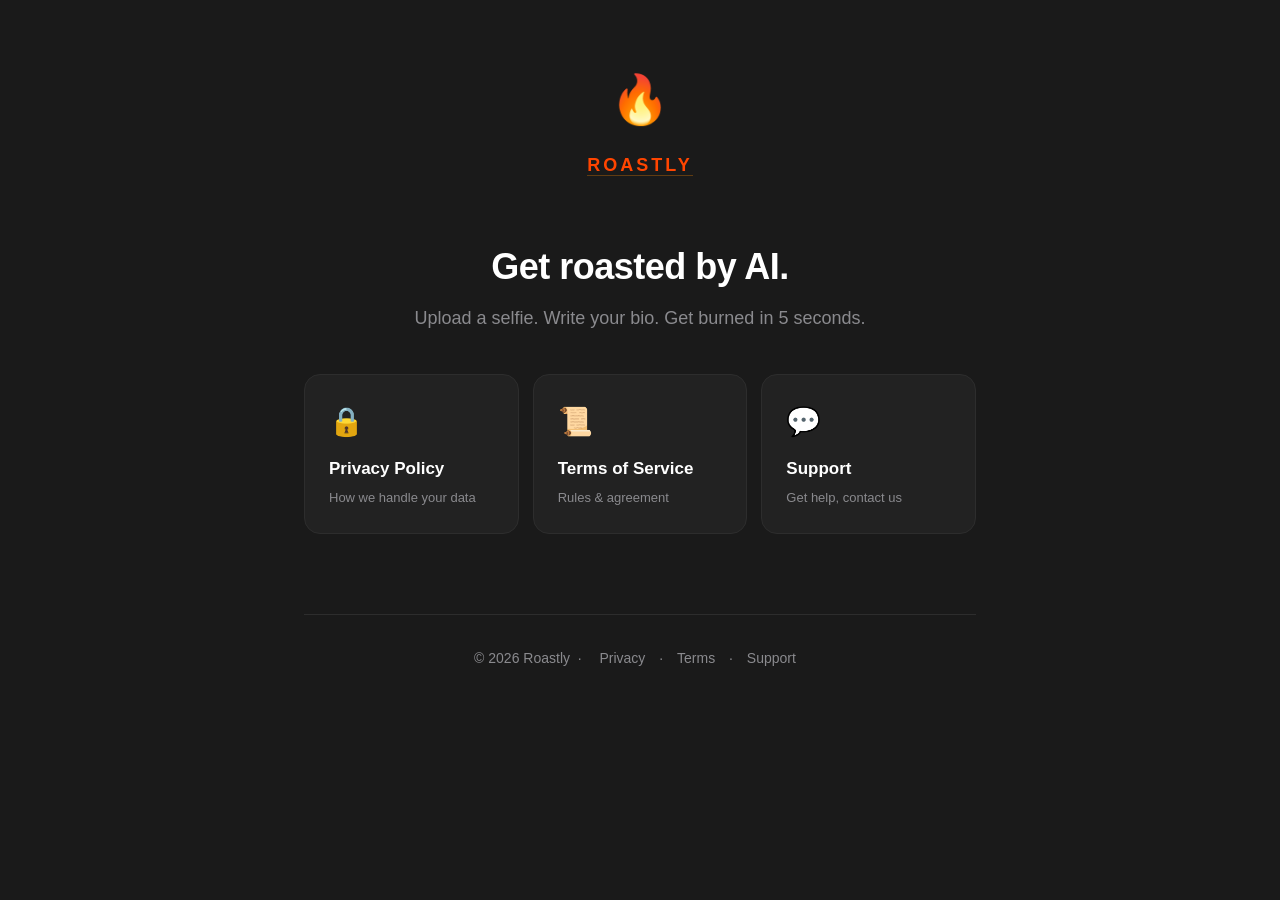
<file: index.html>
<!DOCTYPE html>
<html lang="en">
<head>
  <meta charset="UTF-8">
  <meta name="viewport" content="width=device-width, initial-scale=1.0">
  <title>Roastly</title>
  <link rel="stylesheet" href="_style.css">
</head>
<body>
  <div class="container">
    <header>
      <div class="logo">🔥</div>
      <a href="/" class="brand"><span class="accent">ROASTLY</span></a>
    </header>

    <h1 style="text-align:center;">Get roasted by AI.</h1>
    <p style="text-align:center; color: var(--text-secondary); font-size: 18px; margin-bottom: 16px;">
      Upload a selfie. Write your bio. Get burned in 5 seconds.
    </p>

    <div class="home-grid">
      <a href="privacy.html" class="card">
        <div class="icon">🔒</div>
        <div class="title">Privacy Policy</div>
        <div class="sub">How we handle your data</div>
      </a>
      <a href="terms.html" class="card">
        <div class="icon">📜</div>
        <div class="title">Terms of Service</div>
        <div class="sub">Rules &amp; agreement</div>
      </a>
      <a href="support.html" class="card">
        <div class="icon">💬</div>
        <div class="title">Support</div>
        <div class="sub">Get help, contact us</div>
      </a>
    </div>

    <footer>
      © 2026 Roastly &nbsp;·&nbsp;
      <a href="privacy.html">Privacy</a> ·
      <a href="terms.html">Terms</a> ·
      <a href="support.html">Support</a>
    </footer>
  </div>
</body>
</html>
</file>
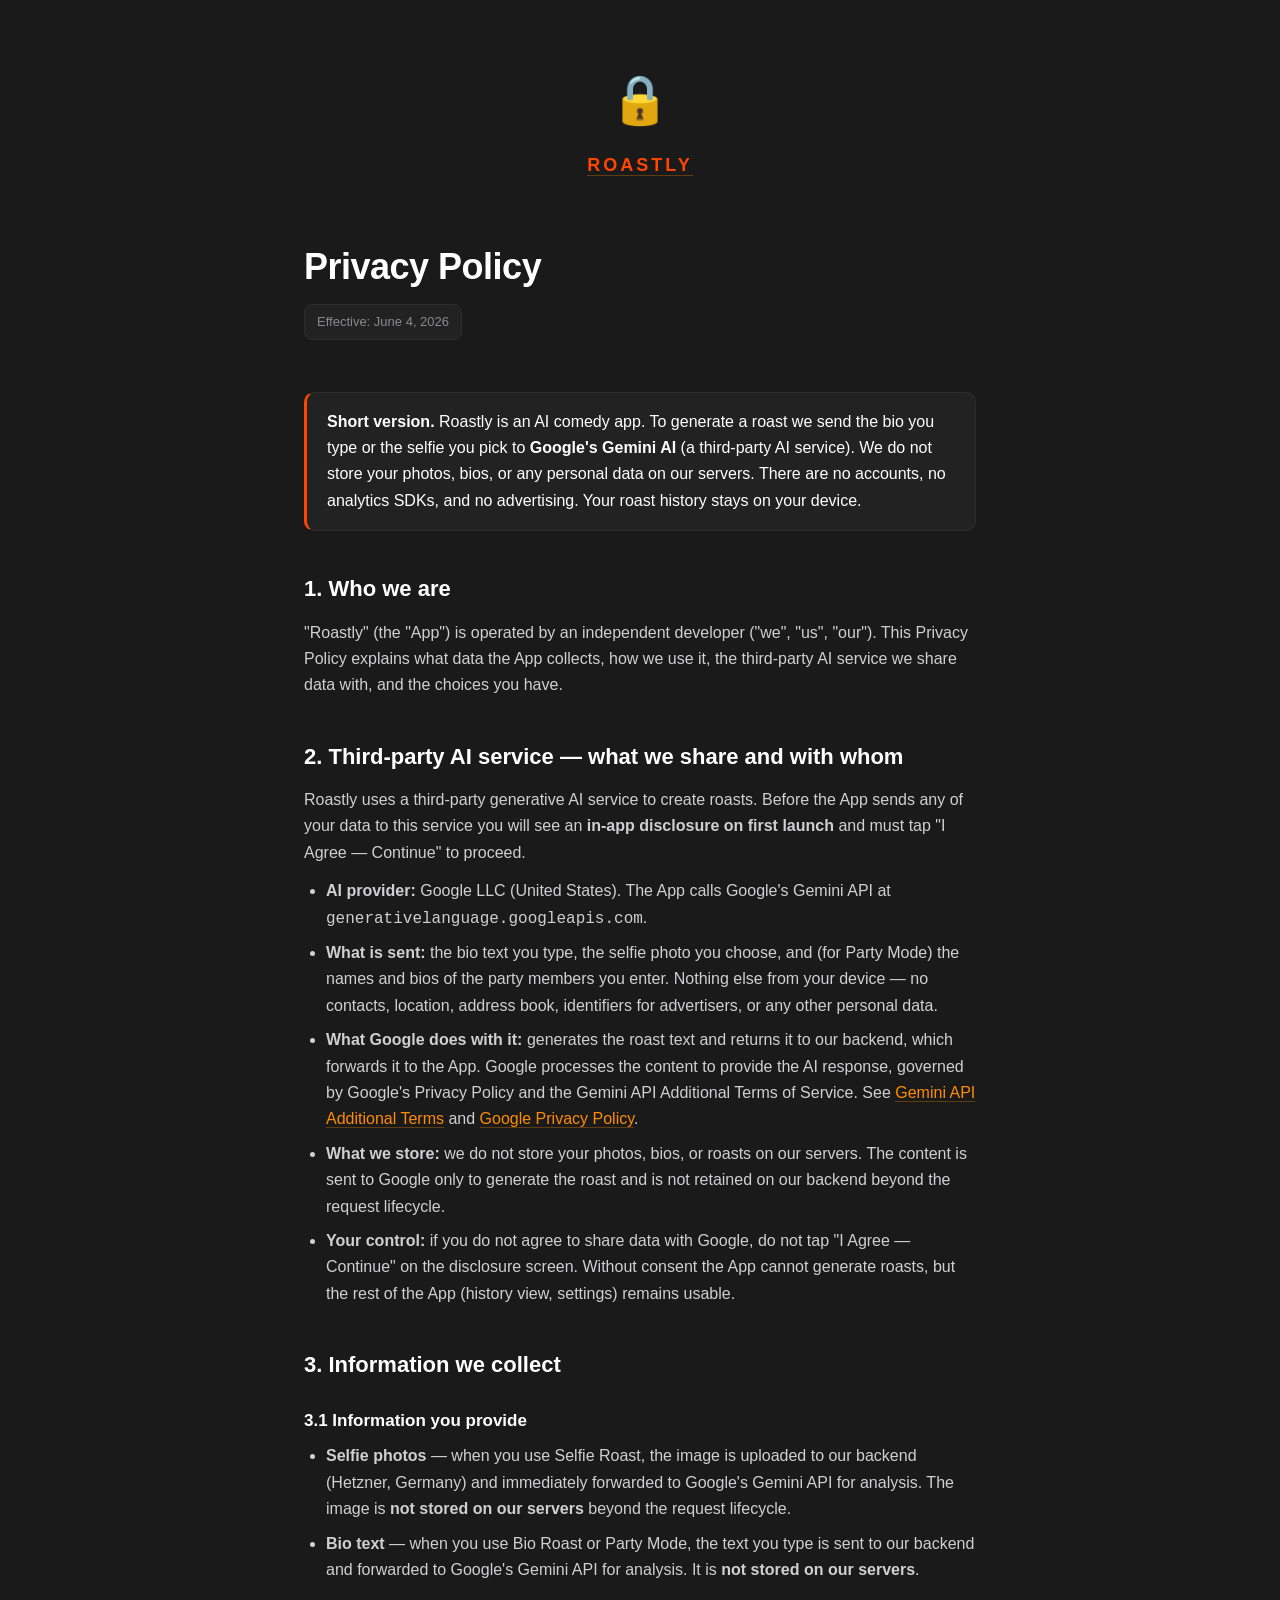
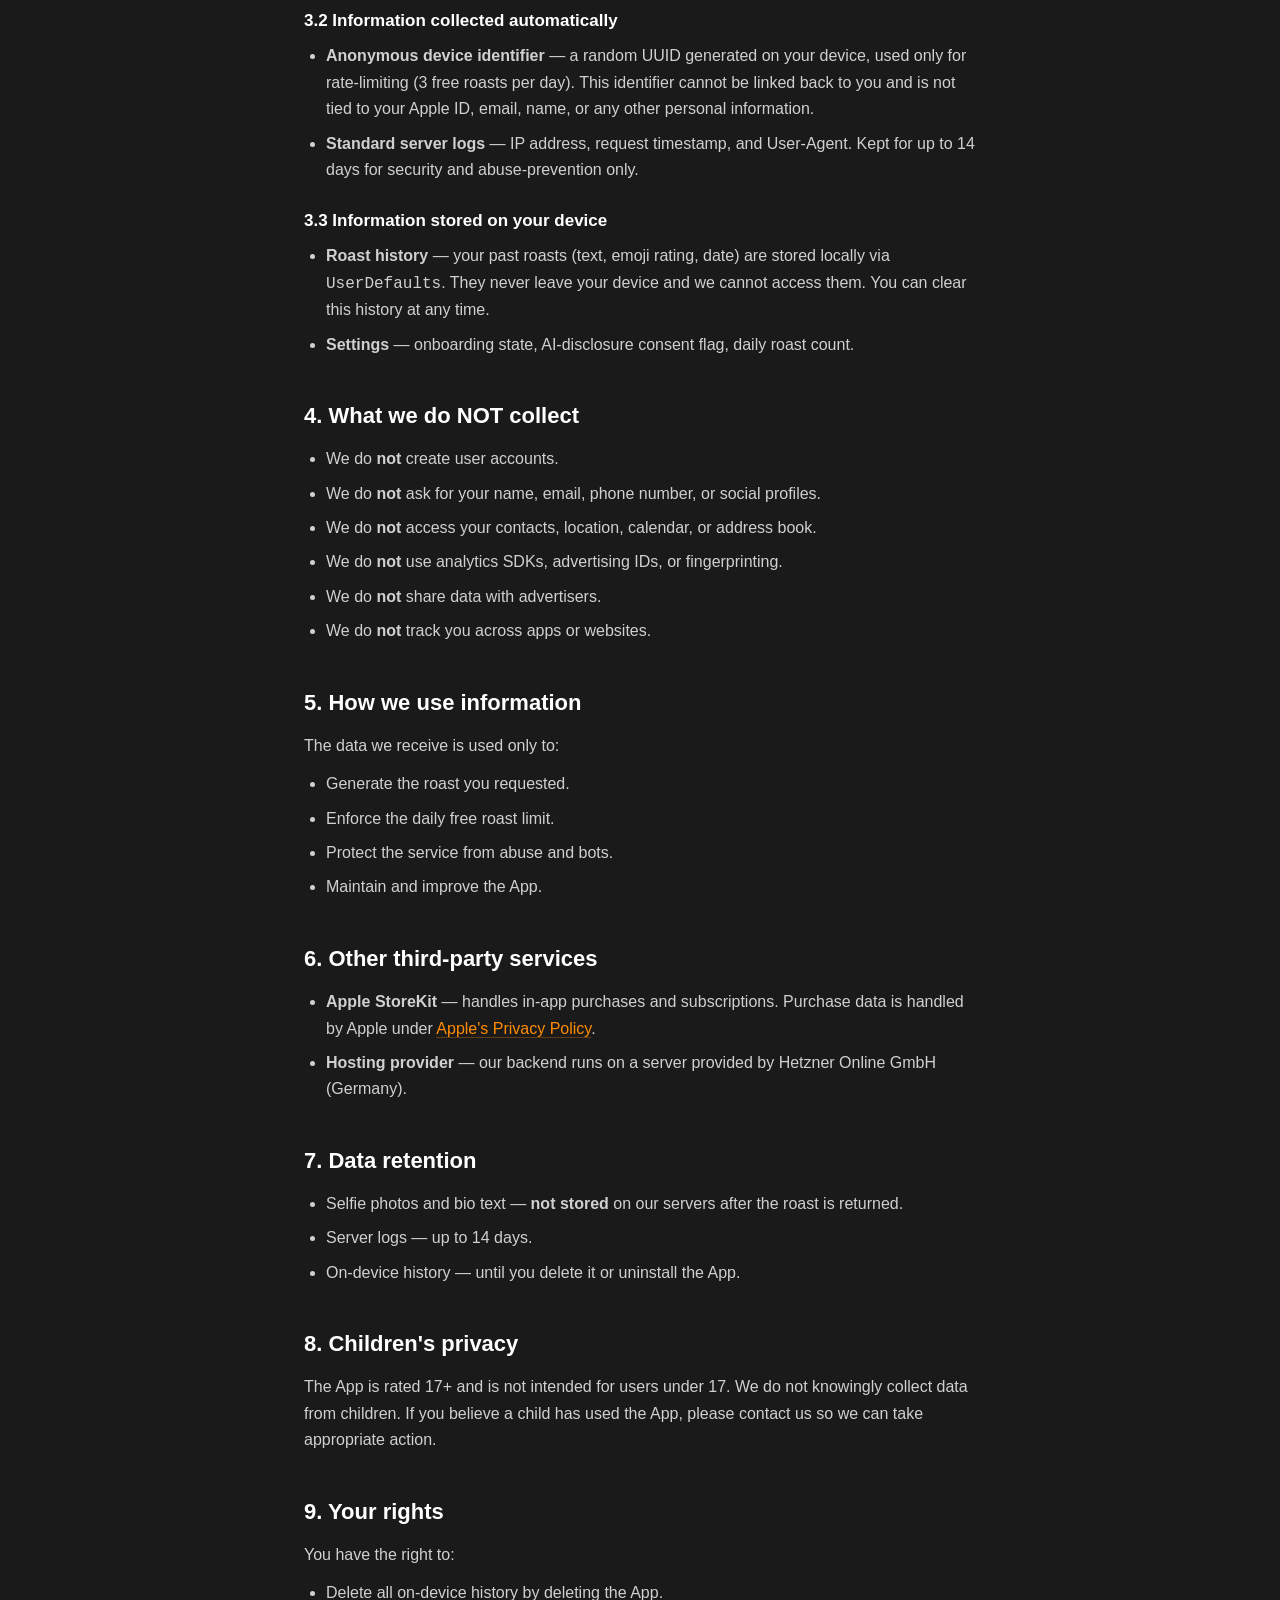
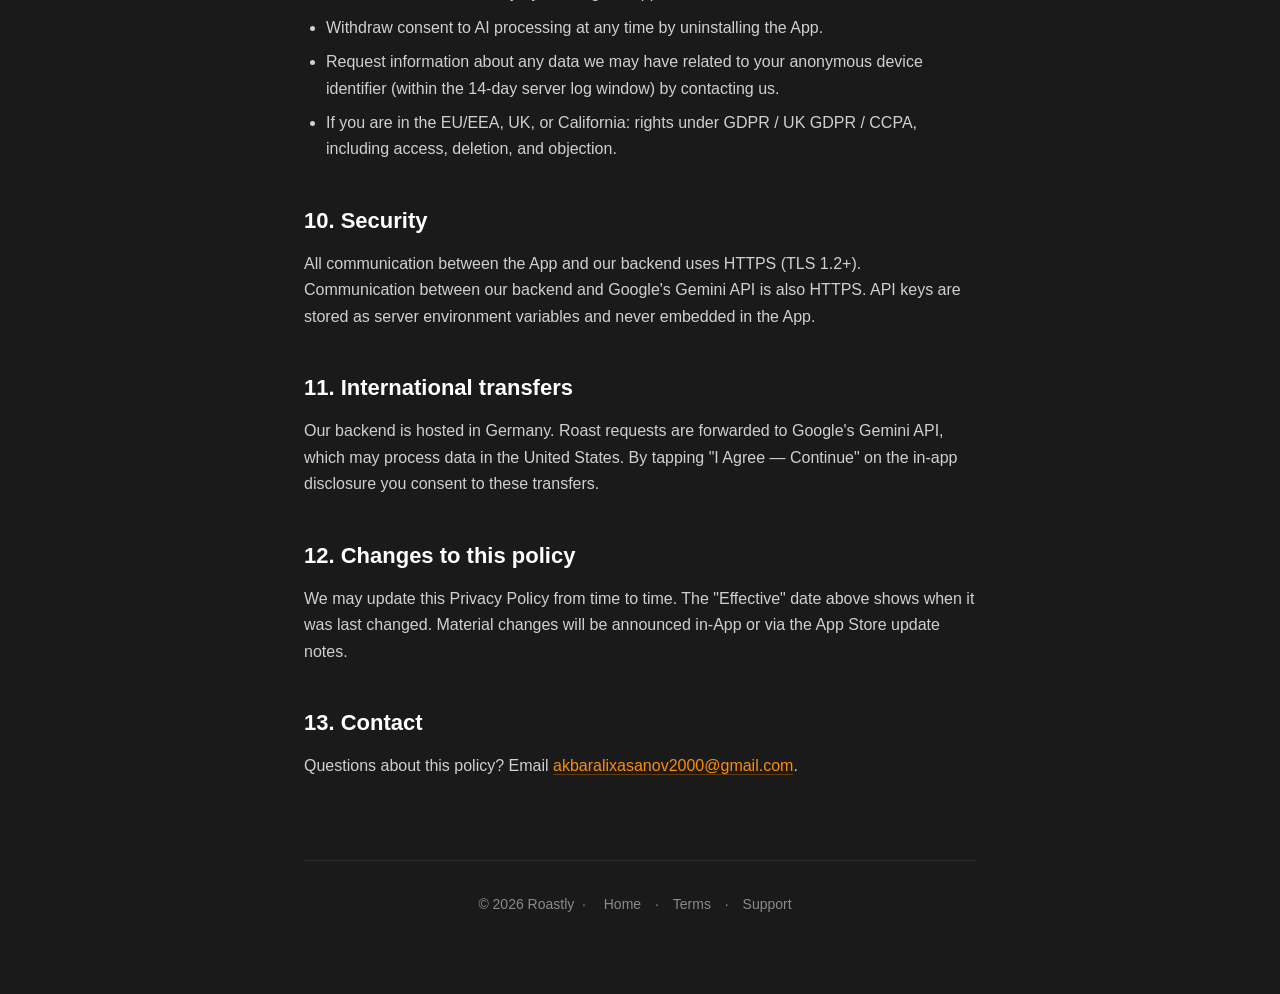
<file: privacy.html>
<!DOCTYPE html>
<html lang="en">
<head>
  <meta charset="UTF-8">
  <meta name="viewport" content="width=device-width, initial-scale=1.0">
  <title>Privacy Policy — Roastly</title>
  <link rel="stylesheet" href="_style.css">
</head>
<body>
  <div class="container">
    <header>
      <div class="logo">🔒</div>
      <a href="index.html" class="brand"><span class="accent">ROASTLY</span></a>
    </header>

    <h1>Privacy Policy</h1>
    <div class="effective">Effective: June 4, 2026</div>

    <div class="callout">
      <p><strong>Short version.</strong> Roastly is an AI comedy app. To generate a roast we send the bio you type or the selfie you pick to <strong>Google's Gemini AI</strong> (a third-party AI service). We do not store your photos, bios, or any personal data on our servers. There are no accounts, no analytics SDKs, and no advertising. Your roast history stays on your device.</p>
    </div>

    <h2>1. Who we are</h2>
    <p>
      "Roastly" (the "App") is operated by an independent developer ("we", "us", "our"). This Privacy Policy explains what data the App collects, how we use it, the third-party AI service we share data with, and the choices you have.
    </p>

    <h2>2. Third-party AI service — what we share and with whom</h2>
    <p>
      Roastly uses a third-party generative AI service to create roasts. Before the App sends any of your data to this service you will see an <strong>in-app disclosure on first launch</strong> and must tap "I Agree — Continue" to proceed.
    </p>
    <ul>
      <li><strong>AI provider:</strong> Google LLC (United States). The App calls Google's Gemini API at <code>generativelanguage.googleapis.com</code>.</li>
      <li><strong>What is sent:</strong> the bio text you type, the selfie photo you choose, and (for Party Mode) the names and bios of the party members you enter. Nothing else from your device — no contacts, location, address book, identifiers for advertisers, or any other personal data.</li>
      <li><strong>What Google does with it:</strong> generates the roast text and returns it to our backend, which forwards it to the App. Google processes the content to provide the AI response, governed by Google's Privacy Policy and the Gemini API Additional Terms of Service. See <a href="https://ai.google.dev/gemini-api/terms" target="_blank" rel="noopener">Gemini API Additional Terms</a> and <a href="https://policies.google.com/privacy" target="_blank" rel="noopener">Google Privacy Policy</a>.</li>
      <li><strong>What we store:</strong> we do not store your photos, bios, or roasts on our servers. The content is sent to Google only to generate the roast and is not retained on our backend beyond the request lifecycle.</li>
      <li><strong>Your control:</strong> if you do not agree to share data with Google, do not tap "I Agree — Continue" on the disclosure screen. Without consent the App cannot generate roasts, but the rest of the App (history view, settings) remains usable.</li>
    </ul>

    <h2>3. Information we collect</h2>

    <h3>3.1 Information you provide</h3>
    <ul>
      <li><strong>Selfie photos</strong> — when you use Selfie Roast, the image is uploaded to our backend (Hetzner, Germany) and immediately forwarded to Google's Gemini API for analysis. The image is <strong>not stored on our servers</strong> beyond the request lifecycle.</li>
      <li><strong>Bio text</strong> — when you use Bio Roast or Party Mode, the text you type is sent to our backend and forwarded to Google's Gemini API for analysis. It is <strong>not stored on our servers</strong>.</li>
    </ul>

    <h3>3.2 Information collected automatically</h3>
    <ul>
      <li><strong>Anonymous device identifier</strong> — a random UUID generated on your device, used only for rate-limiting (3 free roasts per day). This identifier cannot be linked back to you and is not tied to your Apple ID, email, name, or any other personal information.</li>
      <li><strong>Standard server logs</strong> — IP address, request timestamp, and User-Agent. Kept for up to 14 days for security and abuse-prevention only.</li>
    </ul>

    <h3>3.3 Information stored on your device</h3>
    <ul>
      <li><strong>Roast history</strong> — your past roasts (text, emoji rating, date) are stored locally via <code>UserDefaults</code>. They never leave your device and we cannot access them. You can clear this history at any time.</li>
      <li><strong>Settings</strong> — onboarding state, AI-disclosure consent flag, daily roast count.</li>
    </ul>

    <h2>4. What we do NOT collect</h2>
    <ul>
      <li>We do <strong>not</strong> create user accounts.</li>
      <li>We do <strong>not</strong> ask for your name, email, phone number, or social profiles.</li>
      <li>We do <strong>not</strong> access your contacts, location, calendar, or address book.</li>
      <li>We do <strong>not</strong> use analytics SDKs, advertising IDs, or fingerprinting.</li>
      <li>We do <strong>not</strong> share data with advertisers.</li>
      <li>We do <strong>not</strong> track you across apps or websites.</li>
    </ul>

    <h2>5. How we use information</h2>
    <p>The data we receive is used only to:</p>
    <ul>
      <li>Generate the roast you requested.</li>
      <li>Enforce the daily free roast limit.</li>
      <li>Protect the service from abuse and bots.</li>
      <li>Maintain and improve the App.</li>
    </ul>

    <h2>6. Other third-party services</h2>
    <ul>
      <li><strong>Apple StoreKit</strong> — handles in-app purchases and subscriptions. Purchase data is handled by Apple under <a href="https://www.apple.com/legal/privacy/" target="_blank" rel="noopener">Apple's Privacy Policy</a>.</li>
      <li><strong>Hosting provider</strong> — our backend runs on a server provided by Hetzner Online GmbH (Germany).</li>
    </ul>

    <h2>7. Data retention</h2>
    <ul>
      <li>Selfie photos and bio text — <strong>not stored</strong> on our servers after the roast is returned.</li>
      <li>Server logs — up to 14 days.</li>
      <li>On-device history — until you delete it or uninstall the App.</li>
    </ul>

    <h2>8. Children's privacy</h2>
    <p>
      The App is rated 17+ and is not intended for users under 17. We do not knowingly collect data from children. If you believe a child has used the App, please contact us so we can take appropriate action.
    </p>

    <h2>9. Your rights</h2>
    <p>You have the right to:</p>
    <ul>
      <li>Delete all on-device history by deleting the App.</li>
      <li>Withdraw consent to AI processing at any time by uninstalling the App.</li>
      <li>Request information about any data we may have related to your anonymous device identifier (within the 14-day server log window) by contacting us.</li>
      <li>If you are in the EU/EEA, UK, or California: rights under GDPR / UK GDPR / CCPA, including access, deletion, and objection.</li>
    </ul>

    <h2>10. Security</h2>
    <p>
      All communication between the App and our backend uses HTTPS (TLS 1.2+). Communication between our backend and Google's Gemini API is also HTTPS. API keys are stored as server environment variables and never embedded in the App.
    </p>

    <h2>11. International transfers</h2>
    <p>
      Our backend is hosted in Germany. Roast requests are forwarded to Google's Gemini API, which may process data in the United States. By tapping "I Agree — Continue" on the in-app disclosure you consent to these transfers.
    </p>

    <h2>12. Changes to this policy</h2>
    <p>
      We may update this Privacy Policy from time to time. The "Effective" date above shows when it was last changed. Material changes will be announced in-App or via the App Store update notes.
    </p>

    <h2>13. Contact</h2>
    <p>
      Questions about this policy? Email <a href="mailto:akbaralixasanov2000@gmail.com">akbaralixasanov2000@gmail.com</a>.
    </p>

    <footer>
      © 2026 Roastly &nbsp;·&nbsp;
      <a href="index.html">Home</a> ·
      <a href="terms.html">Terms</a> ·
      <a href="support.html">Support</a>
    </footer>
  </div>
</body>
</html>
</file>
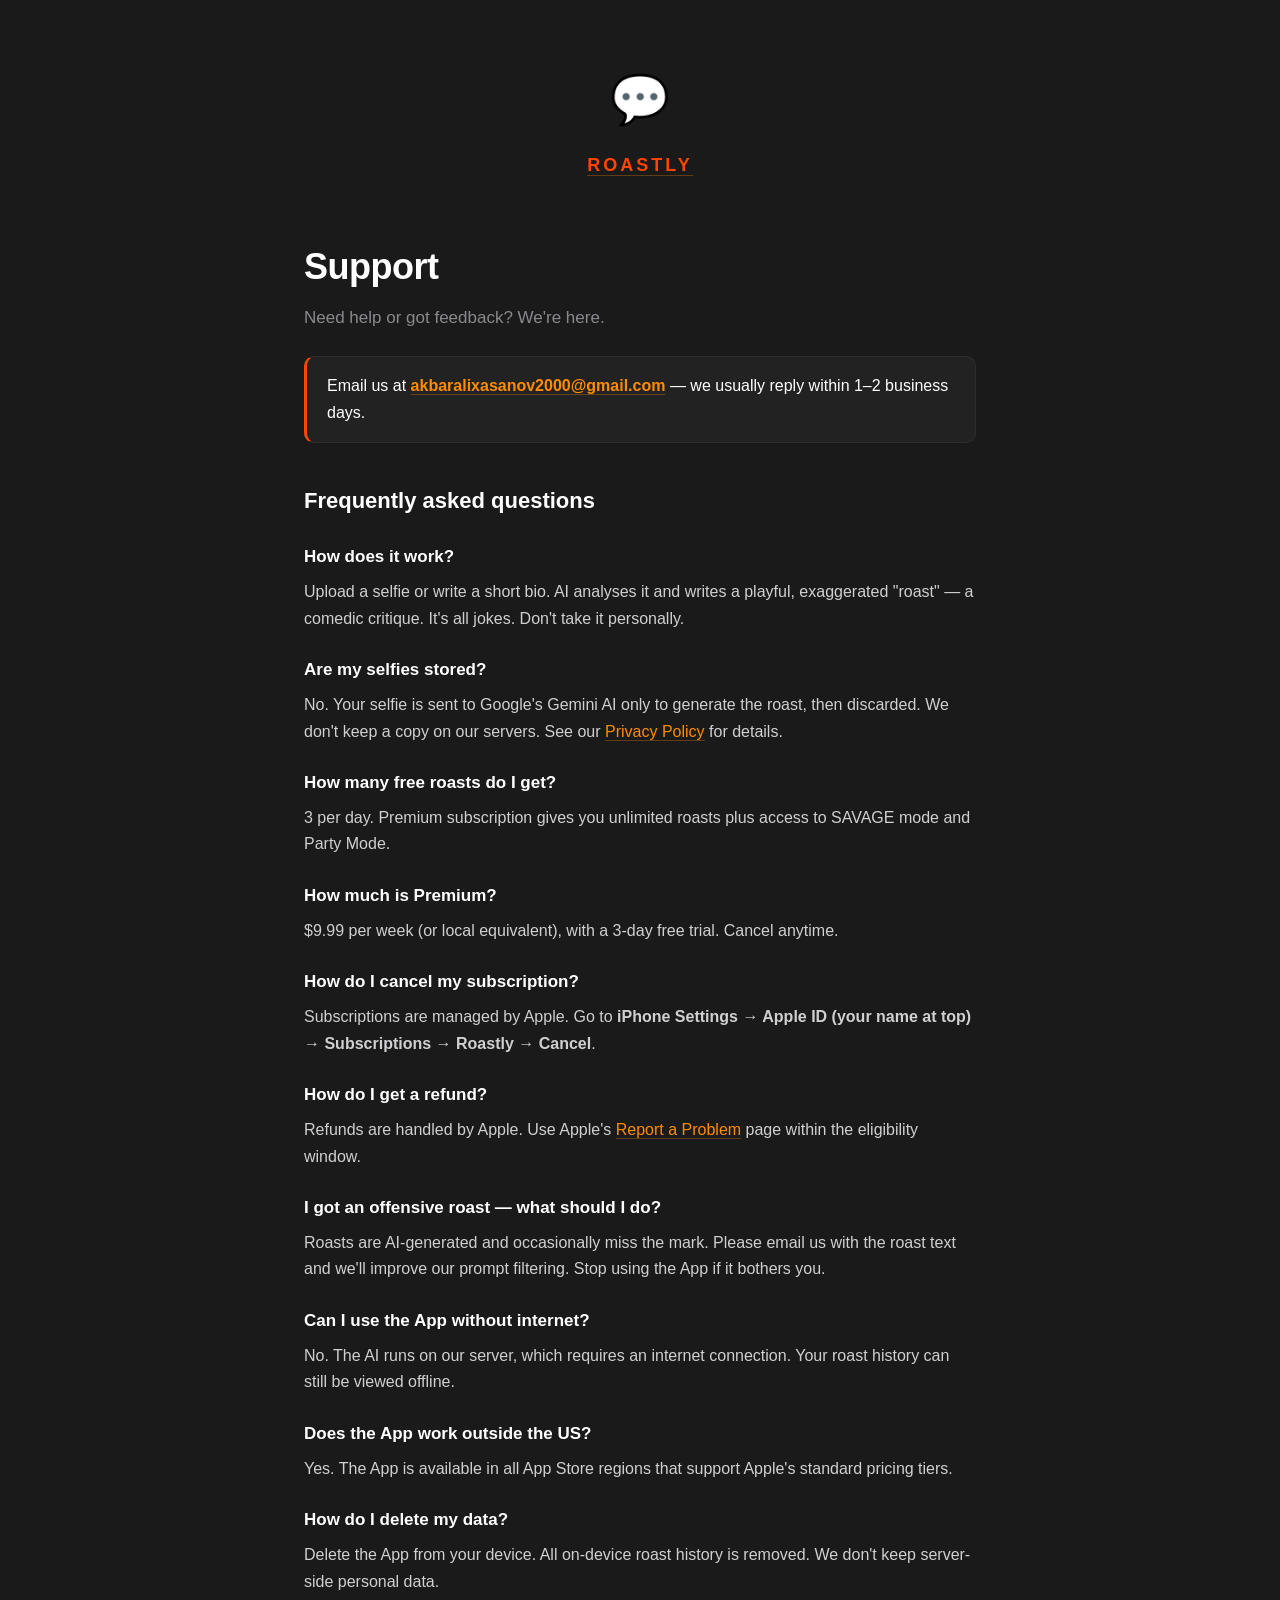
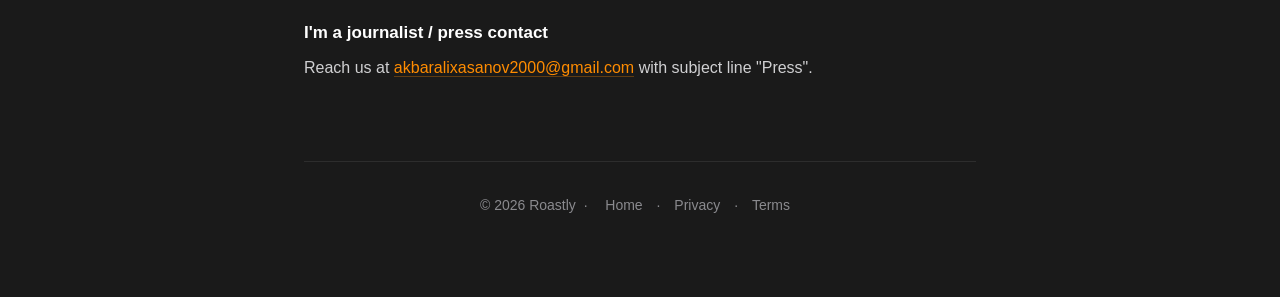
<file: support.html>
<!DOCTYPE html>
<html lang="en">
<head>
  <meta charset="UTF-8">
  <meta name="viewport" content="width=device-width, initial-scale=1.0">
  <title>Support — Roastly</title>
  <link rel="stylesheet" href="_style.css">
</head>
<body>
  <div class="container">
    <header>
      <div class="logo">💬</div>
      <a href="index.html" class="brand"><span class="accent">ROASTLY</span></a>
    </header>

    <h1>Support</h1>
    <p style="font-size: 17px; color: var(--text-secondary); margin-bottom: 24px;">
      Need help or got feedback? We're here.
    </p>

    <div class="callout">
      <p>Email us at <a href="mailto:akbaralixasanov2000@gmail.com"><strong>akbaralixasanov2000@gmail.com</strong></a> — we usually reply within 1–2 business days.</p>
    </div>

    <h2>Frequently asked questions</h2>

    <h3>How does it work?</h3>
    <p>
      Upload a selfie or write a short bio. AI analyses it and writes a playful, exaggerated "roast" — a comedic critique. It's all jokes. Don't take it personally.
    </p>

    <h3>Are my selfies stored?</h3>
    <p>
      No. Your selfie is sent to Google's Gemini AI only to generate the roast, then discarded. We don't keep a copy on our servers. See our <a href="privacy.html">Privacy Policy</a> for details.
    </p>

    <h3>How many free roasts do I get?</h3>
    <p>
      3 per day. Premium subscription gives you unlimited roasts plus access to SAVAGE mode and Party Mode.
    </p>

    <h3>How much is Premium?</h3>
    <p>
      $9.99 per week (or local equivalent), with a 3-day free trial. Cancel anytime.
    </p>

    <h3>How do I cancel my subscription?</h3>
    <p>
      Subscriptions are managed by Apple. Go to <strong>iPhone Settings → Apple ID (your name at top) → Subscriptions → Roastly → Cancel</strong>.
    </p>

    <h3>How do I get a refund?</h3>
    <p>
      Refunds are handled by Apple. Use Apple's <a href="https://reportaproblem.apple.com" target="_blank" rel="noopener">Report a Problem</a> page within the eligibility window.
    </p>

    <h3>I got an offensive roast — what should I do?</h3>
    <p>
      Roasts are AI-generated and occasionally miss the mark. Please email us with the roast text and we'll improve our prompt filtering. Stop using the App if it bothers you.
    </p>

    <h3>Can I use the App without internet?</h3>
    <p>
      No. The AI runs on our server, which requires an internet connection. Your roast history can still be viewed offline.
    </p>

    <h3>Does the App work outside the US?</h3>
    <p>
      Yes. The App is available in all App Store regions that support Apple's standard pricing tiers.
    </p>

    <h3>How do I delete my data?</h3>
    <p>
      Delete the App from your device. All on-device roast history is removed. We don't keep server-side personal data.
    </p>

    <h3>I'm a journalist / press contact</h3>
    <p>
      Reach us at <a href="mailto:akbaralixasanov2000@gmail.com">akbaralixasanov2000@gmail.com</a> with subject line "Press".
    </p>

    <footer>
      © 2026 Roastly &nbsp;·&nbsp;
      <a href="index.html">Home</a> ·
      <a href="privacy.html">Privacy</a> ·
      <a href="terms.html">Terms</a>
    </footer>
  </div>
</body>
</html>
</file>
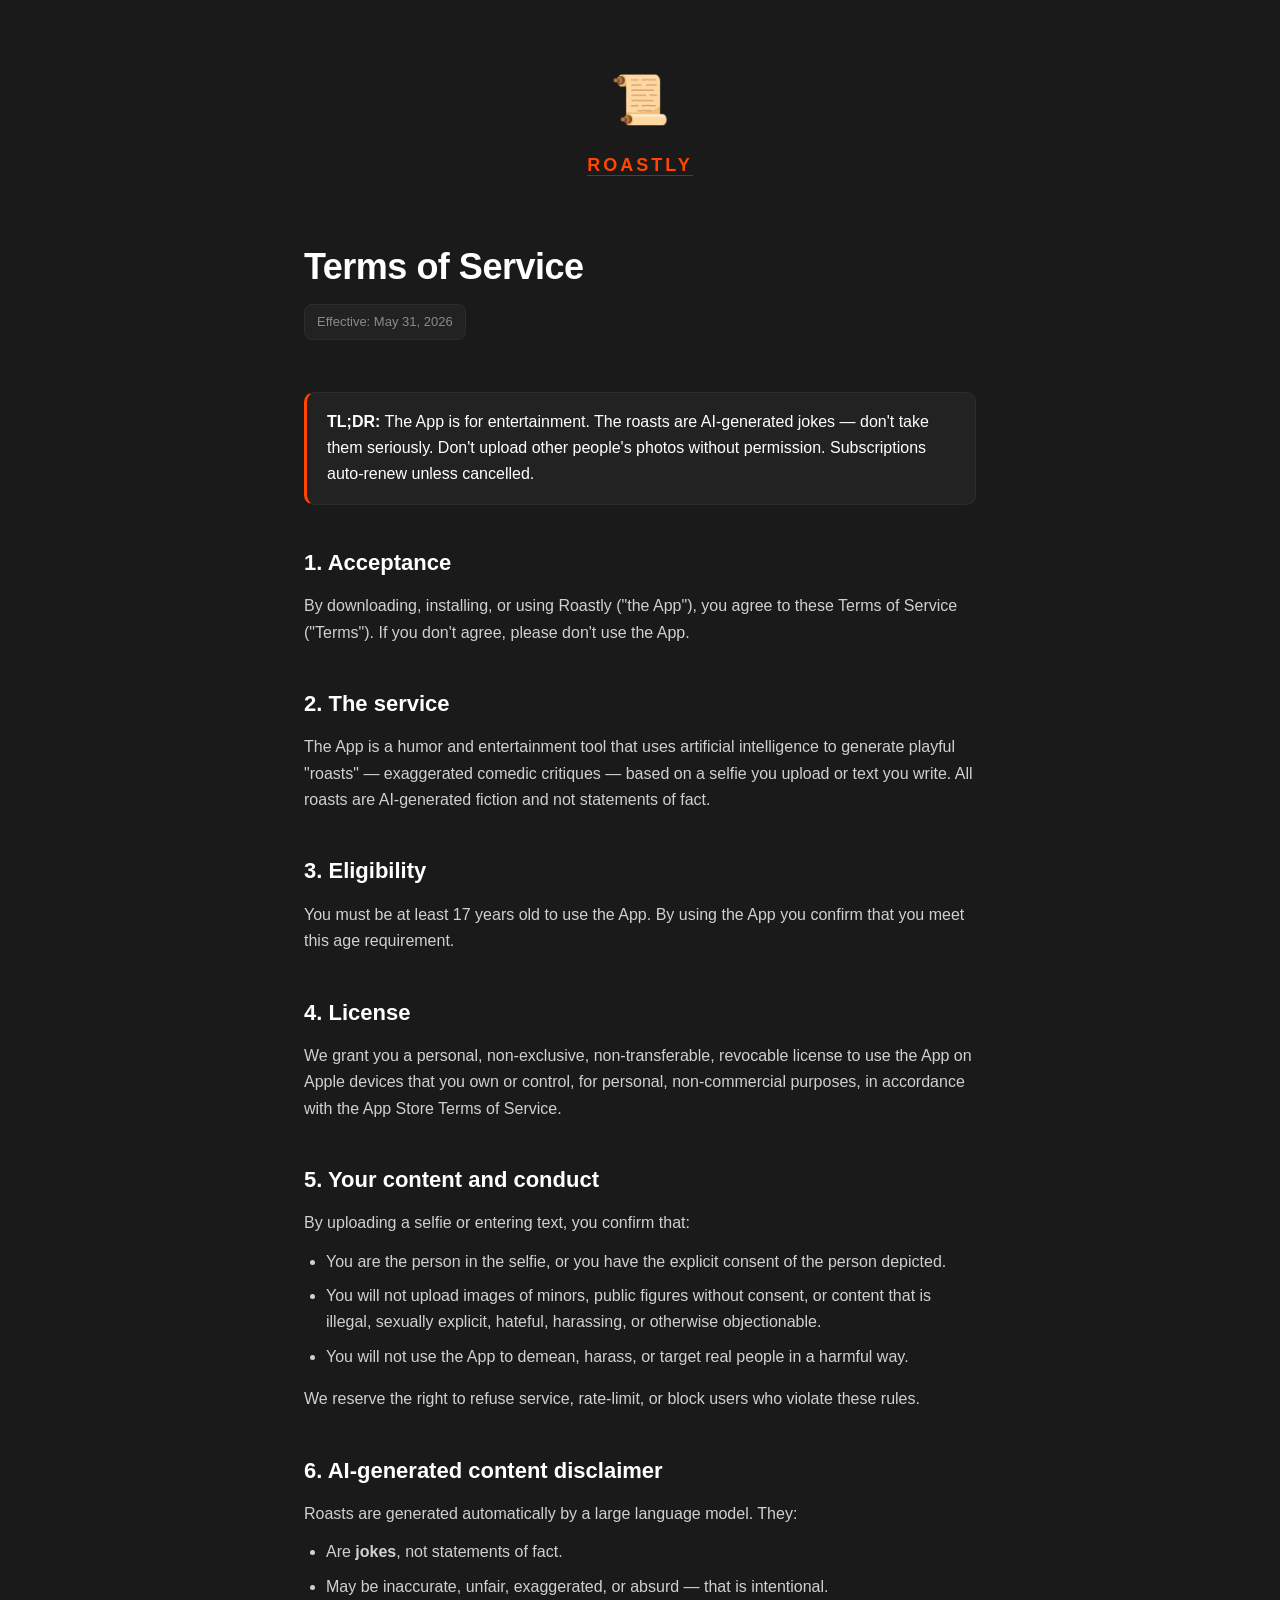
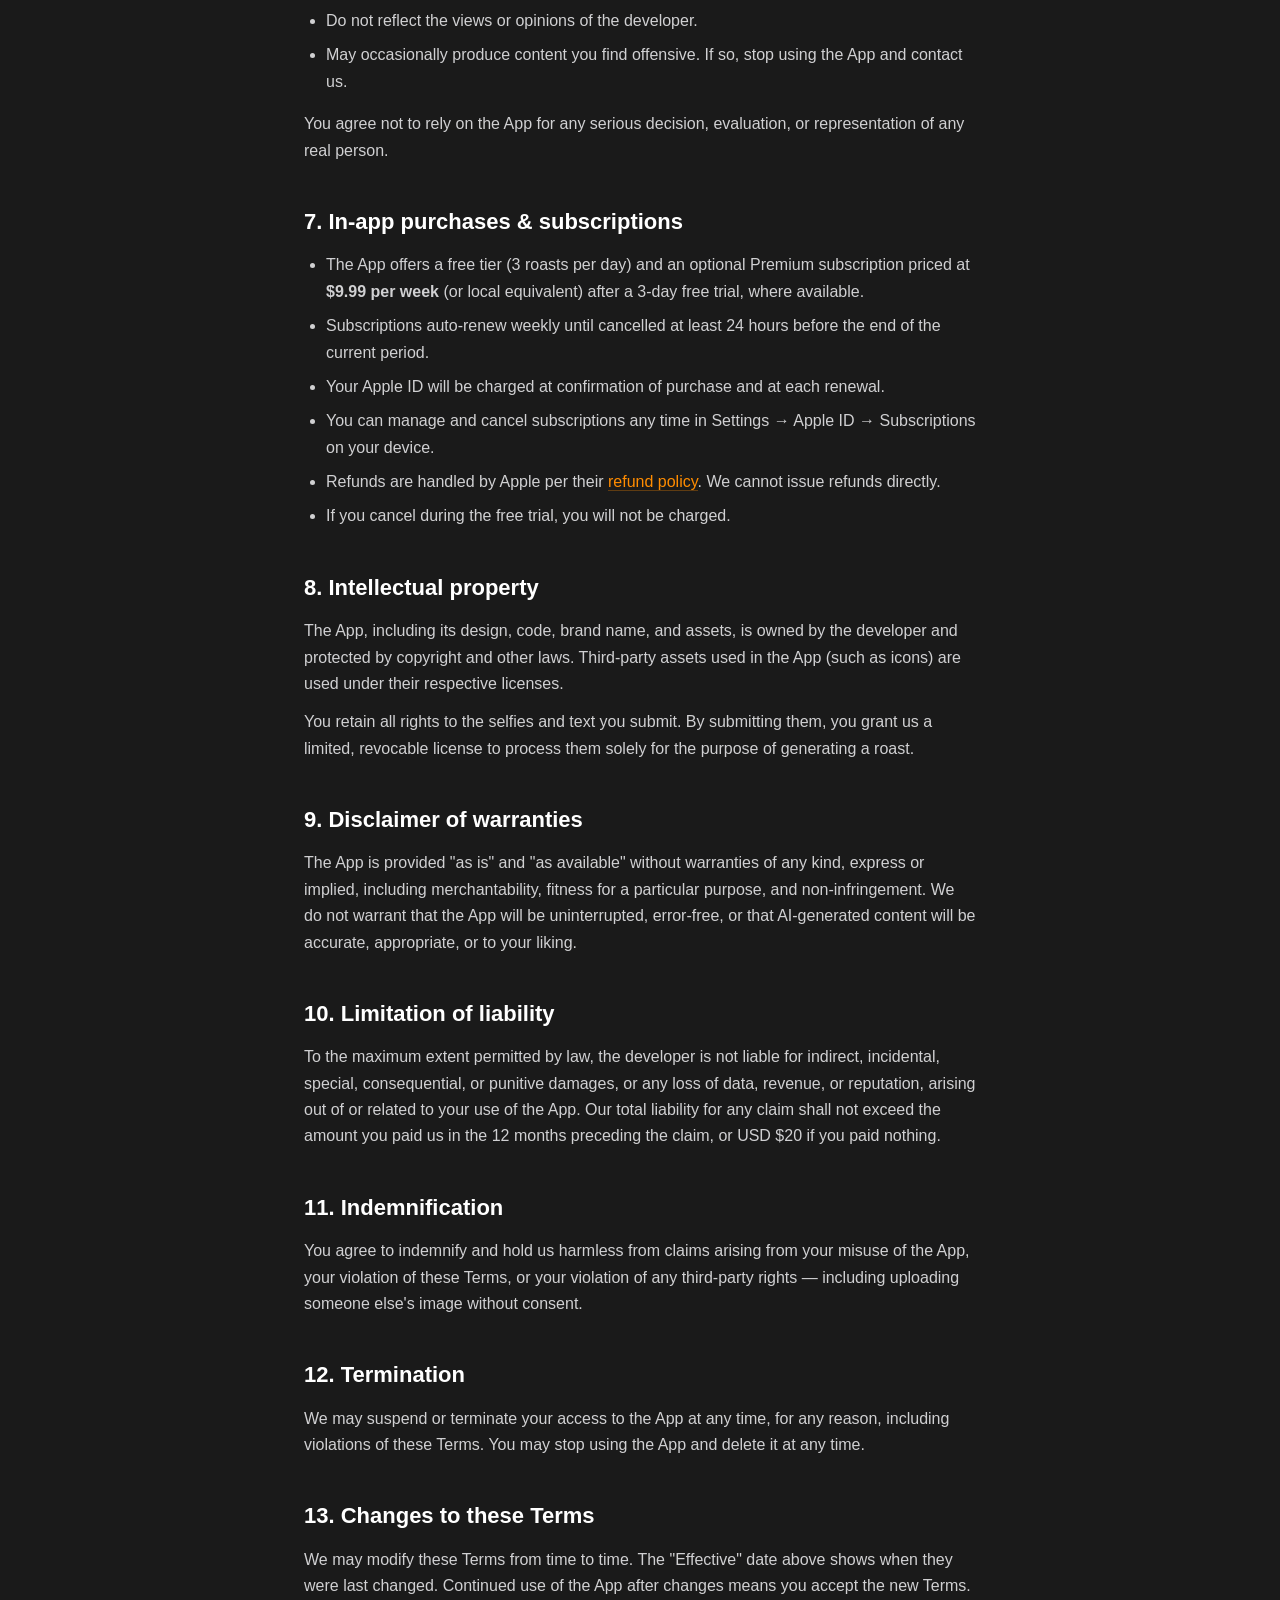
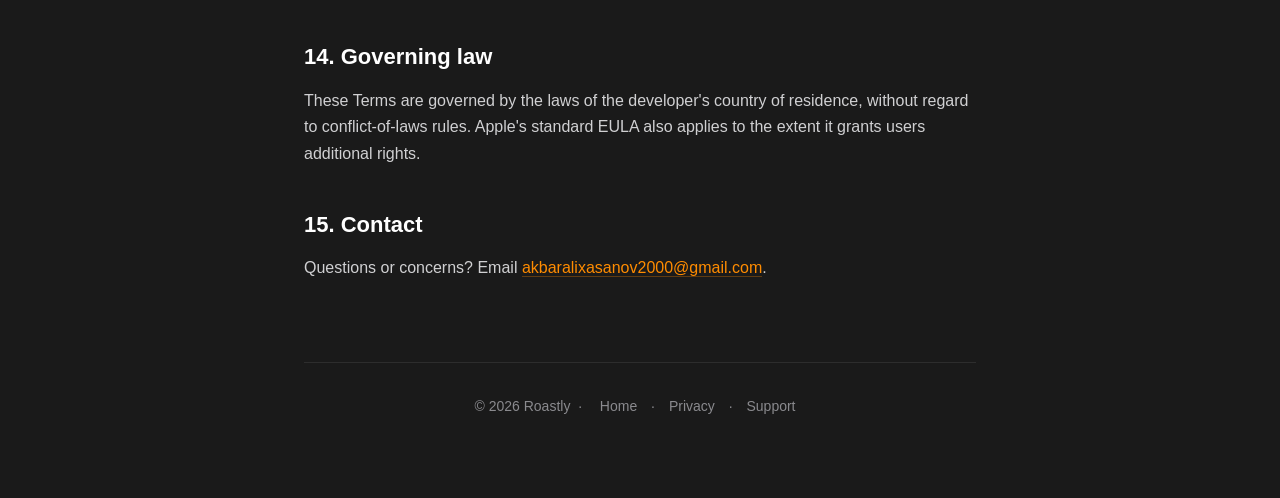
<file: terms.html>
<!DOCTYPE html>
<html lang="en">
<head>
  <meta charset="UTF-8">
  <meta name="viewport" content="width=device-width, initial-scale=1.0">
  <title>Terms of Service — Roastly</title>
  <link rel="stylesheet" href="_style.css">
</head>
<body>
  <div class="container">
    <header>
      <div class="logo">📜</div>
      <a href="index.html" class="brand"><span class="accent">ROASTLY</span></a>
    </header>

    <h1>Terms of Service</h1>
    <div class="effective">Effective: May 31, 2026</div>

    <div class="callout">
      <p><strong>TL;DR:</strong> The App is for entertainment. The roasts are AI-generated jokes — don't take them seriously. Don't upload other people's photos without permission. Subscriptions auto-renew unless cancelled.</p>
    </div>

    <h2>1. Acceptance</h2>
    <p>
      By downloading, installing, or using Roastly ("the App"), you agree to these Terms of Service ("Terms"). If you don't agree, please don't use the App.
    </p>

    <h2>2. The service</h2>
    <p>
      The App is a humor and entertainment tool that uses artificial intelligence to generate playful "roasts" — exaggerated comedic critiques — based on a selfie you upload or text you write. All roasts are AI-generated fiction and not statements of fact.
    </p>

    <h2>3. Eligibility</h2>
    <p>
      You must be at least 17 years old to use the App. By using the App you confirm that you meet this age requirement.
    </p>

    <h2>4. License</h2>
    <p>
      We grant you a personal, non-exclusive, non-transferable, revocable license to use the App on Apple devices that you own or control, for personal, non-commercial purposes, in accordance with the App Store Terms of Service.
    </p>

    <h2>5. Your content and conduct</h2>
    <p>By uploading a selfie or entering text, you confirm that:</p>
    <ul>
      <li>You are the person in the selfie, or you have the explicit consent of the person depicted.</li>
      <li>You will not upload images of minors, public figures without consent, or content that is illegal, sexually explicit, hateful, harassing, or otherwise objectionable.</li>
      <li>You will not use the App to demean, harass, or target real people in a harmful way.</li>
    </ul>
    <p>
      We reserve the right to refuse service, rate-limit, or block users who violate these rules.
    </p>

    <h2>6. AI-generated content disclaimer</h2>
    <p>
      Roasts are generated automatically by a large language model. They:
    </p>
    <ul>
      <li>Are <strong>jokes</strong>, not statements of fact.</li>
      <li>May be inaccurate, unfair, exaggerated, or absurd — that is intentional.</li>
      <li>Do not reflect the views or opinions of the developer.</li>
      <li>May occasionally produce content you find offensive. If so, stop using the App and contact us.</li>
    </ul>
    <p>
      You agree not to rely on the App for any serious decision, evaluation, or representation of any real person.
    </p>

    <h2>7. In-app purchases &amp; subscriptions</h2>
    <ul>
      <li>The App offers a free tier (3 roasts per day) and an optional Premium subscription priced at <strong>$9.99 per week</strong> (or local equivalent) after a 3-day free trial, where available.</li>
      <li>Subscriptions auto-renew weekly until cancelled at least 24 hours before the end of the current period.</li>
      <li>Your Apple ID will be charged at confirmation of purchase and at each renewal.</li>
      <li>You can manage and cancel subscriptions any time in Settings → Apple ID → Subscriptions on your device.</li>
      <li>Refunds are handled by Apple per their <a href="https://support.apple.com/HT204084" target="_blank" rel="noopener">refund policy</a>. We cannot issue refunds directly.</li>
      <li>If you cancel during the free trial, you will not be charged.</li>
    </ul>

    <h2>8. Intellectual property</h2>
    <p>
      The App, including its design, code, brand name, and assets, is owned by the developer and protected by copyright and other laws. Third-party assets used in the App (such as icons) are used under their respective licenses.
    </p>
    <p>
      You retain all rights to the selfies and text you submit. By submitting them, you grant us a limited, revocable license to process them solely for the purpose of generating a roast.
    </p>

    <h2>9. Disclaimer of warranties</h2>
    <p>
      The App is provided "as is" and "as available" without warranties of any kind, express or implied, including merchantability, fitness for a particular purpose, and non-infringement. We do not warrant that the App will be uninterrupted, error-free, or that AI-generated content will be accurate, appropriate, or to your liking.
    </p>

    <h2>10. Limitation of liability</h2>
    <p>
      To the maximum extent permitted by law, the developer is not liable for indirect, incidental, special, consequential, or punitive damages, or any loss of data, revenue, or reputation, arising out of or related to your use of the App. Our total liability for any claim shall not exceed the amount you paid us in the 12 months preceding the claim, or USD $20 if you paid nothing.
    </p>

    <h2>11. Indemnification</h2>
    <p>
      You agree to indemnify and hold us harmless from claims arising from your misuse of the App, your violation of these Terms, or your violation of any third-party rights — including uploading someone else's image without consent.
    </p>

    <h2>12. Termination</h2>
    <p>
      We may suspend or terminate your access to the App at any time, for any reason, including violations of these Terms. You may stop using the App and delete it at any time.
    </p>

    <h2>13. Changes to these Terms</h2>
    <p>
      We may modify these Terms from time to time. The "Effective" date above shows when they were last changed. Continued use of the App after changes means you accept the new Terms.
    </p>

    <h2>14. Governing law</h2>
    <p>
      These Terms are governed by the laws of the developer's country of residence, without regard to conflict-of-laws rules. Apple's standard EULA also applies to the extent it grants users additional rights.
    </p>

    <h2>15. Contact</h2>
    <p>
      Questions or concerns? Email <a href="mailto:akbaralixasanov2000@gmail.com">akbaralixasanov2000@gmail.com</a>.
    </p>

    <footer>
      © 2026 Roastly &nbsp;·&nbsp;
      <a href="index.html">Home</a> ·
      <a href="privacy.html">Privacy</a> ·
      <a href="support.html">Support</a>
    </footer>
  </div>
</body>
</html>
</file>
<file: _style.css>
:root {
  --bg: #1A1A1A;
  --card: #222222;
  --border: #2D2D2D;
  --text: #FFFFFF;
  --text-secondary: #8A8A8E;
  --accent: #FF4500;
  --link: #FF8C00;
}

* { box-sizing: border-box; margin: 0; padding: 0; }

html { scroll-behavior: smooth; }

body {
  font-family: -apple-system, BlinkMacSystemFont, 'SF Pro Display', 'Segoe UI', Roboto, sans-serif;
  background: var(--bg);
  color: var(--text);
  line-height: 1.65;
  -webkit-font-smoothing: antialiased;
  padding: 0;
}

.container {
  max-width: 720px;
  margin: 0 auto;
  padding: 60px 24px 80px;
}

header {
  text-align: center;
  margin-bottom: 56px;
}

.logo {
  font-size: 48px;
  margin-bottom: 12px;
}

.brand {
  font-size: 18px;
  font-weight: 800;
  letter-spacing: 3px;
  color: var(--text);
  text-transform: uppercase;
  text-decoration: none;
}

.brand .accent { color: var(--accent); }

h1 {
  font-size: 36px;
  font-weight: 800;
  margin: 40px 0 8px;
  letter-spacing: -0.5px;
}

h2 {
  font-size: 22px;
  font-weight: 700;
  margin: 40px 0 12px;
  color: var(--text);
}

h3 {
  font-size: 17px;
  font-weight: 600;
  margin: 24px 0 8px;
  color: var(--text);
}

p, li {
  font-size: 16px;
  color: #D0D0D2;
  margin-bottom: 12px;
}

ul, ol {
  padding-left: 22px;
  margin-bottom: 16px;
}

li { margin-bottom: 8px; }

a {
  color: var(--link);
  text-decoration: none;
  border-bottom: 1px solid rgba(255, 140, 0, 0.3);
  transition: border-color .15s;
}

a:hover { border-color: var(--link); }

.effective {
  display: inline-block;
  padding: 6px 12px;
  background: var(--card);
  border: 1px solid var(--border);
  border-radius: 8px;
  font-size: 13px;
  color: var(--text-secondary);
  margin-bottom: 32px;
}

.callout {
  background: var(--card);
  border: 1px solid var(--border);
  border-left: 3px solid var(--accent);
  border-radius: 10px;
  padding: 16px 20px;
  margin: 20px 0;
}

.callout p { margin: 0; color: var(--text); }

footer {
  margin-top: 80px;
  padding-top: 32px;
  border-top: 1px solid var(--border);
  text-align: center;
  font-size: 14px;
  color: var(--text-secondary);
}

footer a {
  color: var(--text-secondary);
  border: none;
  margin: 0 10px;
}

footer a:hover { color: var(--link); }

.home-grid {
  display: grid;
  grid-template-columns: 1fr;
  gap: 14px;
  margin-top: 40px;
}

@media (min-width: 640px) {
  .home-grid { grid-template-columns: 1fr 1fr 1fr; }
}

.card {
  display: block;
  background: var(--card);
  border: 1px solid var(--border);
  border-radius: 16px;
  padding: 24px;
  color: var(--text);
  text-decoration: none;
  border-bottom: 1px solid var(--border);
  transition: transform .15s, border-color .15s;
}

.card:hover {
  transform: translateY(-2px);
  border-color: var(--accent);
}

.card .icon {
  font-size: 28px;
  margin-bottom: 10px;
}

.card .title {
  font-size: 17px;
  font-weight: 700;
  margin-bottom: 4px;
}

.card .sub {
  font-size: 13px;
  color: var(--text-secondary);
}
</file>
